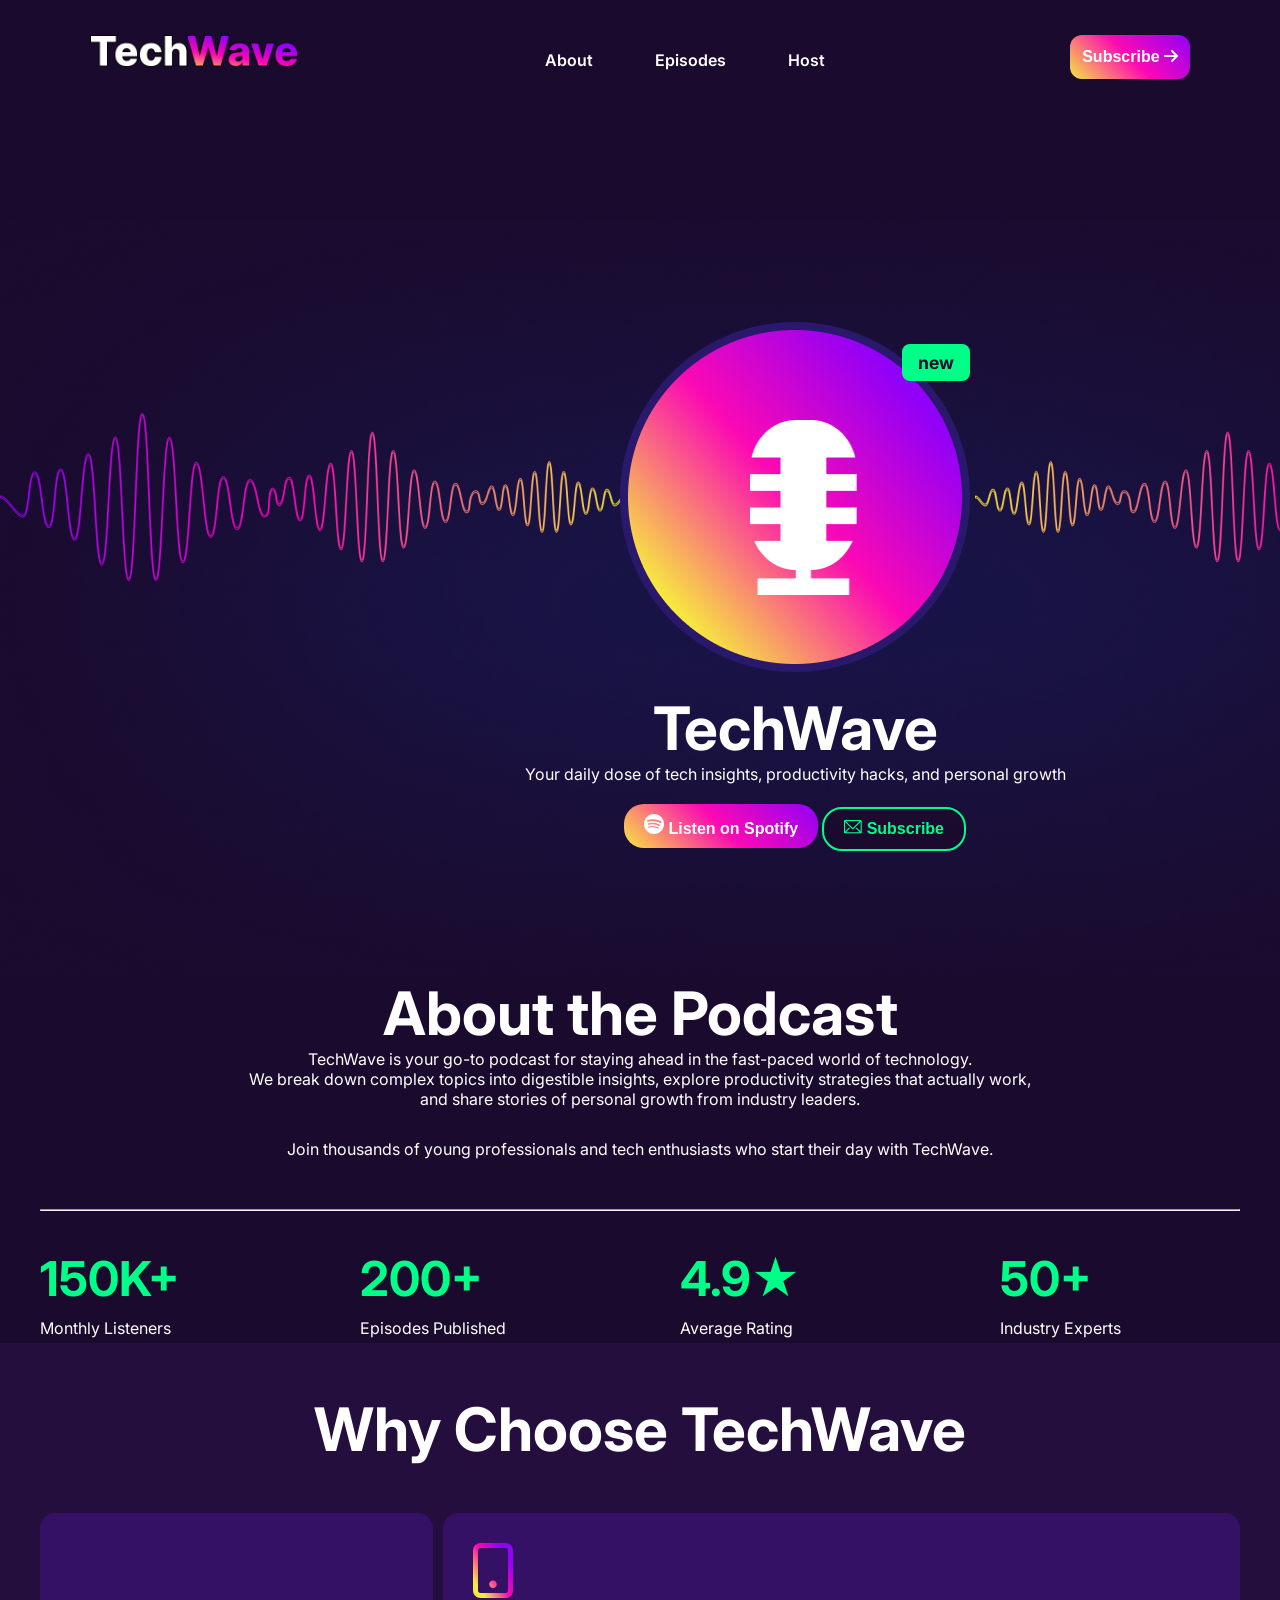
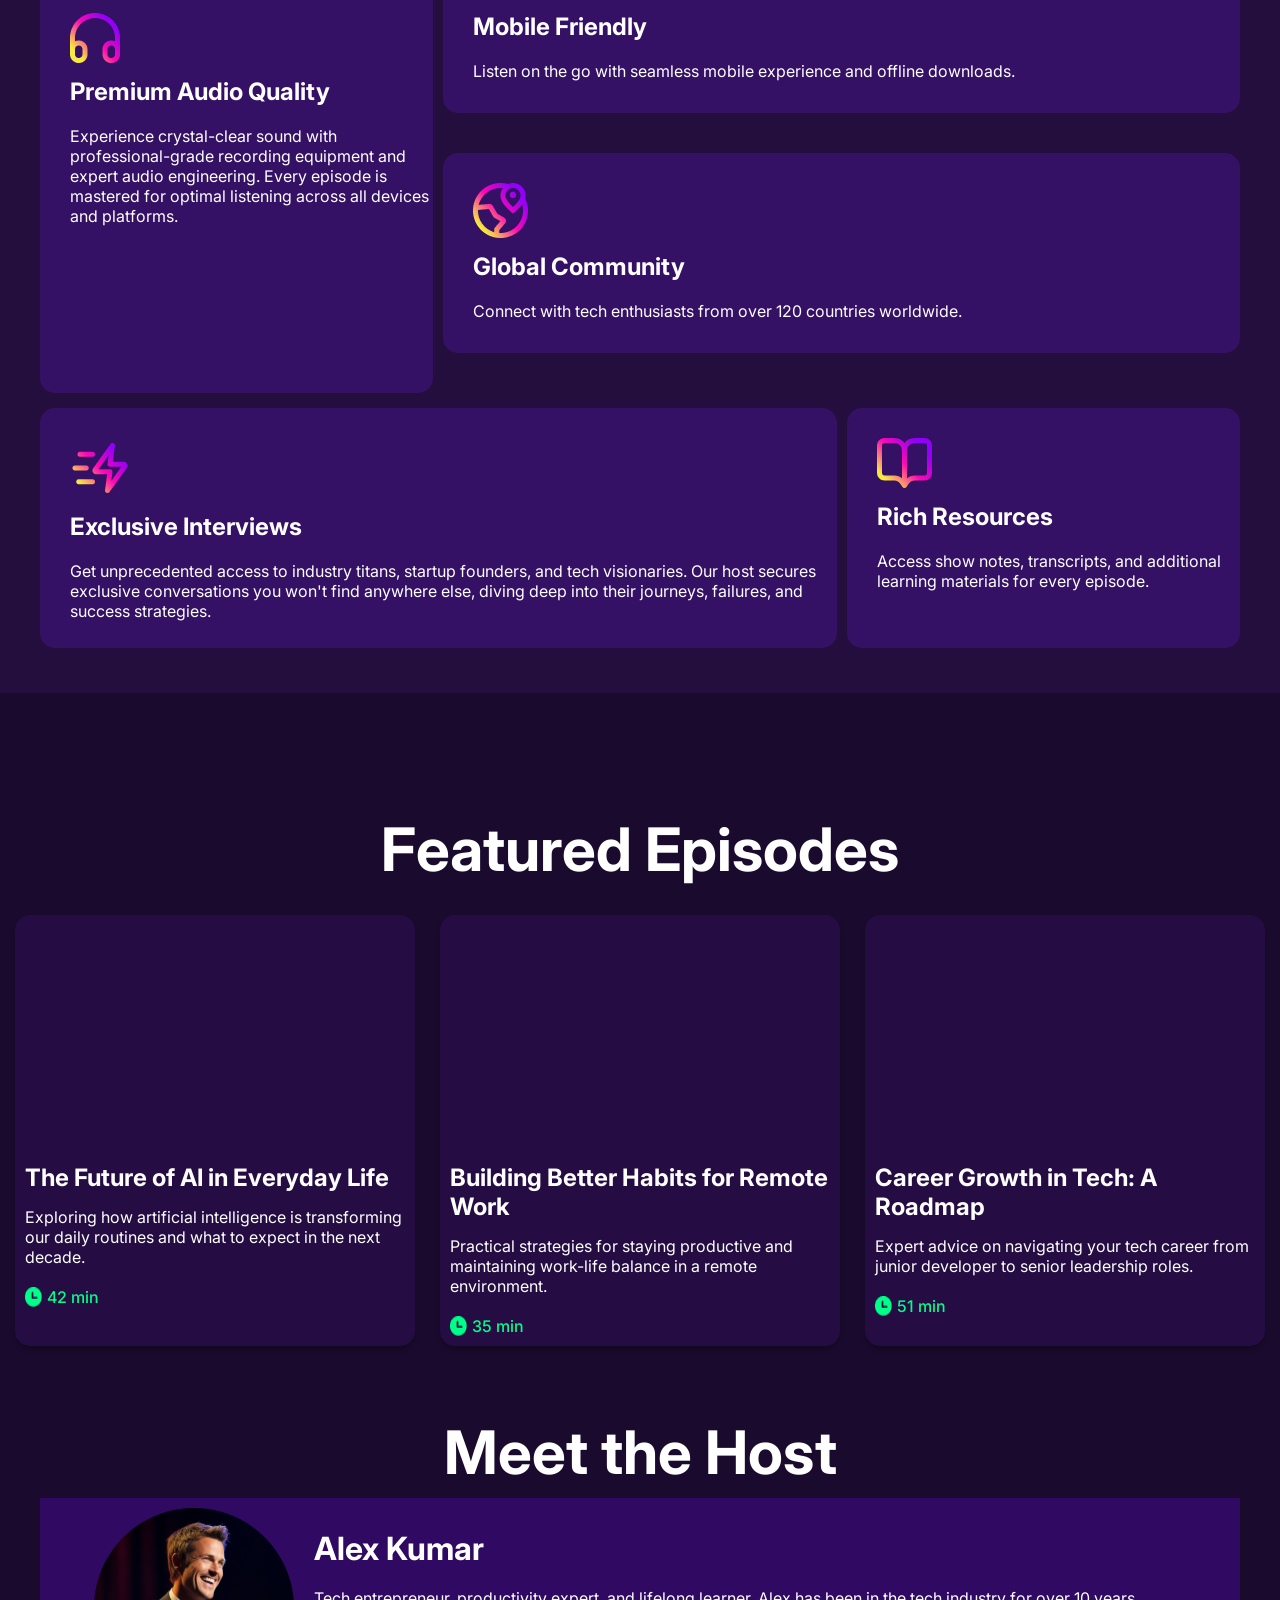
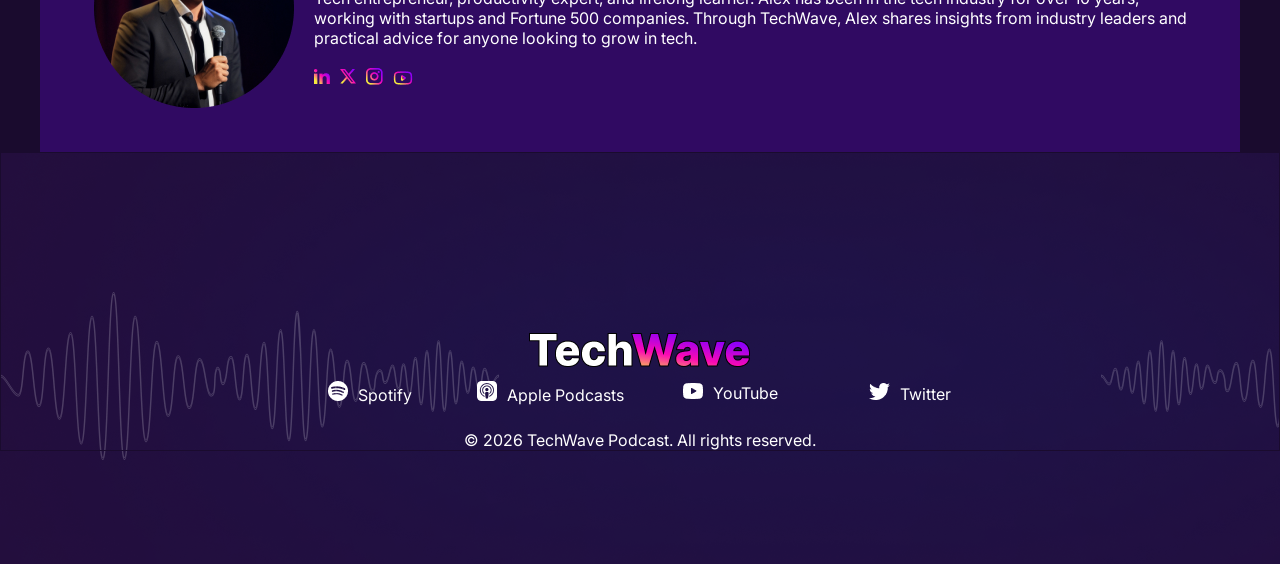
<file: index.html>
<!DOCTYPE html>
<html lang="en">

<head>
    <meta charset="UTF-8">
    <meta name="viewport" content="width=device-width, initial-scale=1.0">
    <title>TechWave Assignment 2</title>
    <link rel="stylesheet" href="./styles/mainstyle.css">
    <link rel="stylesheet" href="https://cdnjs.cloudflare.com/ajax/libs/font-awesome/6.0.0/css/all.min.css">
    <link rel="preconnect" href="https://fonts.googleapis.com">
    <link rel="preconnect" href="https://fonts.gstatic.com" crossorigin>
    <link
        href="https://fonts.googleapis.com/css2?family=Inter:ital,opsz,wght@0,14..32,100..900;1,14..32,100..900&family=Montserrat:ital,wght@0,100..900;1,100..900&family=Open+Sans:ital,wght@0,300..800;1,300..800&family=Playwrite+NO:wght@100..400&display=swap"
        rel="stylesheet">
</head>

<body class="inter-font">
    <!-- Header section start -->
    <header class="header-section">
        <nav class="navbar display-flex">
            <a href=""><img class="logo" src="./assets/TechWave.png" alt="TechWave logo"></a>
            <ul class="navbar-links display-flex">
                <li class="navbar-item"><a href="" class="navbar-link">About</a></li>
                <li class="navbar-item"><a href="" class="navbar-link">Episodes</a></li>
                <li class="navbar-item"><a href="" class="navbar-link">Host</a></li>

            </ul>

            <button class="btn-primary-nav">Subscribe <i class="fas fa-arrow-right"></i></button>



            <img class="van-mobile-menu" src="./assets/hamburger-menu.png" alt="">




        </nav>

        <!-- Hero section start  -->
        <section class="hero-container display-flex">
            <div class="hero-content">
                <div class="hero-image-section-min display-flex">

                    <div class="heo-image display-flex">

                        <img src="./assets/microphone.png" alt="">
                    </div>

                    <div class="hero-img-new">
                        <p> new </p>
                    </div>

                </div>
                <div class="techwave-section">
                    <h3 class="section-title">TechWave</h3>
                    <p class="section-description">Your daily dose of tech insights, productivity hacks, and personal
                        growth</p>
                    <div class="hero-buttn-group">
                        <button class="btn-hero-spotify"> <img src="./assets/spotify.png" alt=""> Listen on Spotify
                        </button>
                        <button class="btn-hero-sub"> <img src="./assets/message.png" alt=""> Subscribe</button>
                    </div>

                </div>
            </div>


        </section>
        <!-- Hero section End  -->

    </header>

    <!-- Header section End -->

    <!-- main start -->

    <main>
        <!-- About Podcast section start -->
        <section>
            <div class="podcast-container">
                <div class="about-podcast">
                    <h3 class="section-title">About the Podcast</h3>
                    <p class="section-description">TechWave is your go-to podcast for staying ahead in the fast-paced
                        world
                        of technology. <br>
                        We break down complex topics into digestible insights, explore productivity strategies that
                        actually
                        work, <br>
                        and share stories of personal growth from industry leaders.
                    </p>
                    <p class="section-description section-description2">Join thousands of young professionals and tech
                        enthusiasts who start
                        their day with TechWave.</p>
                    <hr>
                </div>


                <div class="records-average-monthly">
                    <div class="record">
                        <h2 class="record-title">150K+</h2>
                        <p class="record-description section-description">Monthly Listeners</p>
                    </div>
                    <div class="record">
                        <h2 class="record-title">200+</h2>
                        <p class="record-description section-description">Episodes Published</p>
                    </div>
                    <div class="record">
                        <h2 class="record-title">4.9★</h2>
                        <p class="record-description section-description">Average Rating</p>
                    </div>
                    <div class="record">
                        <h2 class="record-title">50+</h2>
                        <p class="record-description section-description">Industry Experts</p>
                    </div>

                </div>
            </div>
        </section>
        <!-- About Podcast section end -->

        <!-- Feature section (Community, mobile friendly etc.) start -->
        <section class="feature-container">
            <div class="feature-title">
                <h3 class="section-title">Why Choose TechWave</h3>
            </div>
            <div class="feature-elements">
                <div class="feature-element1">
                    <img class="feature-image feature-element-img" src="./assets/headphone.png" alt="">
                    <h4 class="feature-titles">Premium Audio Quality</h4>
                    <p class="feature-description section-description">Experience crystal-clear sound with
                        professional-grade recording
                        equipment and expert audio
                        engineering. Every episode is mastered for optimal listening across all devices and platforms.
                    </p>
                </div>
                <div class="feature-element2">
                    <img class="feature-image feature-element-img2" src="./assets/device.png" alt="">
                    <h4 class="feature-titles"> Mobile Friendly</h4>
                    <p class="feature-description section-description">Listen on the go with seamless mobile experience
                        and offline downloads.
                    </p>
                </div>
                <div class="feature-element3">
                    <img class="feature-image feature-element-img2" src="./assets/location.png" alt="">
                    <h4 class="feature-titles"> Global Community</h4>
                    <p class="feature-description section-description">Connect with tech enthusiasts from over 120
                        countries worldwide.
                    </p>
                </div>

                <div class="feature-element4">
                    <img class="feature-image feature-element-img2" src="./assets/zap-fast.png" alt="">
                    <h4 class="feature-titles"> Exclusive Interviews</h4>
                    <p class="feature-description section-description">Get unprecedented access to industry titans,
                        startup founders, and tech visionaries. Our host secures exclusive conversations you won't find
                        anywhere else, diving deep into their journeys, failures, and success strategies.
                    </p>
                </div>
                <div class="feature-element5">
                    <img class="feature-image feature-element-img2" src="./assets/resource.png" alt="">
                    <h4 class="feature-titles">Rich Resources</h4>
                    <p class="feature-description section-description">Access show notes, transcripts, and additional
                        learning materials for every episode.
                    </p>
                </div>
            </div>


        </section>
        <!-- Feature section (Community, mobile friendly etc.) End -->

        <!-- featured Episodes and meet the host start -->
        <section class="feature-meet-host">
            <div class="feature-episodes">
                <div>
                    <h2 class="section-title feature-episod-meet-title">Featured Episodes</h2>
                </div>
                <div class="feature-episodes-cards display-flex">
                    <div class="feature-episodes-card">
                        <iframe class="ireame" width="380" height="224" src="https://www.youtube.com/embed/tgbNymZ7vqY">
                        </iframe>
                        <h4 class="feature-episode-title">The Future of AI in Everyday Life</h4>
                        <p class="section-description">Exploring how artificial intelligence is transforming our daily
                            routines and what to
                            expect
                            in the next decade.</p>
                        <div class="display-flex watch-time-container">
                            <img src="./assets/clock.png" alt="">
                            <p><span class="watch-time">42 min</span></p>
                        </div>
                    </div>
                    <div class="feature-episodes-card">
                        <iframe class="ireame" width="380" height="224" src="https://www.youtube.com/embed/tgbNymZ7vqY">
                        </iframe>
                        <h4 class="feature-episode-title">Building Better Habits for Remote Work</h4>
                        <p class="section-description">Practical strategies for staying productive and maintaining
                            work-life balance in a remote environment.</p>
                        <div class="display-flex watch-time-container">
                            <img src="./assets/clock.png" alt="">
                            <p><span class="watch-time">35 min</span></p>
                        </div>
                    </div>
                    <div class="feature-episodes-card">
                        <iframe class="ireame" width="380" height="224" src="https://www.youtube.com/embed/tgbNymZ7vqY">
                        </iframe>
                        <h4 class="feature-episode-title">Career Growth in Tech: A Roadmap</h4>
                        <p class="section-description">Expert advice on navigating your tech career from junior
                            developer to senior leadership roles.</p>
                        <div class="display-flex watch-time-container">
                            <img src="./assets/clock.png" alt="">
                            <p><span class="watch-time">51 min</span></p>
                        </div>
                    </div>
                </div>
            </div>
            <!-- meet the host start -->
            <div class="meet-thehost-container ">
                <div class="meet-the-host-title">
                    <h1 class="section-title">Meet the Host</h1>
                </div>
                <div class="host-container display-flex ">
                    <div class="host-img">
                        <img src="./assets/host.png" alt="">
                    </div>
                    <div class="host-content">
                        <h3 class="host-name">Alex Kumar</h3>
                        <p class="section-description">Tech entrepreneur, productivity expert, and lifelong learner.
                            Alex has been in the tech
                            industry for over 10 years, <br>working with startups and Fortune 500 companies. Through
                            TechWave, Alex shares insights from industry leaders and <br>practical advice for anyone
                            looking
                            to grow in tech.</p>

                        <div class="host-social-container display-flex ">
                            <a href=""> <img src="./assets/linkedin.png" alt=""></a>
                            <a href=""><img src="./assets/x.png" alt=""></a>
                            <a href=""><img src="./assets/instagram.png" alt=""></a>
                            <a href=""><img src="./assets/youtube.png" alt=""></a>

                        </div>

                    </div>
                </div>
            </div>
            <!-- meet the host End -->

        </section>
        <!-- featured Episodes and meet the host End -->
    </main>

    <!-- Main End -->

    <!-- Footer start -->

    <footer class="footer-section">
        <div class="footer-centernt">
            <div class="footer-image">
                <img src="./assets/TechWave.png" alt="">
            </div>
            <div class="footer-socials ">
                <div><img src="./assets/spotify.png" alt="">Spotify</div>
                <div><img src="./assets/apple-podcast.png" alt="">Apple Podcasts</div>
                <div><img src="./assets/youtube-podcast.png" alt="">YouTube</div>
                <div><img src="./assets/twitter.png" alt="">Twitter</div>
            </div>
            <p class="section-description">© 2026 TechWave Podcast. All rights reserved.</p>
        </div>

    </footer>
    <!-- Footer End -->

</body>

</html>
</file>
<file: styles/mainstyle.css>
* {
    margin: 0;
    padding: 0;

}



.inter-font {
    font-family: "Inter", sans-serif;
    font-optical-sizing: auto;

}

/* Share styles start */
.display-flex {
    display: flex;
}

.section-title {
    font-size: 3.75rem;
    font-weight: bolder;
    color: #ffffff;
}

.section-description {
    font-size: 1rem;
    font-weight: 400;
    color: #ffffff;
}

.feature-titles {
    font-size: 1.5rem;
    font-weight: bold;
    color: #ffffff;
}

/* Share styles End */

/* Navbar style start  */

.header-section {
    background-color: rgba(26, 11, 46, 1);
}

.navbar {
    max-width: 1100px;
    justify-content: space-between;
    margin: 0px auto;
    padding: 35px;
    /* align-items: center; */

}

.logo {
    max-width: 219px;
    height: 32px;
}

.navbar-links {

    gap: 32px;

    align-items: center;
}

.navbar-item {

    list-style: none;
    padding: 15px;
    border-radius: 8px;
    transition: width 5s linear 1s, background-color linear 1s;


}

.navbar-item:hover {
    background-color: sandybrown;
    width: 60px;
    transform: scale(2);
    transform: rotate(20deg);
}

.navbar-link {
    text-decoration: none;
    color: #ffffff;
    font-size: 1rem;
    font-weight: 600;
}

.btn-primary-nav {
    max-width: 135px;
    height: 44px;
    cursor: pointer;
    padding: 12px 12px;
    font-size: 1rem;
    font-weight: 600;
    color: #ffffff;
    border: none;

    border-radius: 12px;

    background: linear-gradient(45deg, #F7E93F, #FB09B4, #9100F8);
}


.van-mobile-menu {
    width: 24px;
    height: 24px;
}


/* Navbar style End  */

/* Hero section styles start */
.hero-container {
    max-width: 1600px;
    height: 760px;
    background-image: url(../assets/hero-bg.png);
    margin: 101px auto;

    align-items: center;
    justify-content: center;

}

.hero-content {
    width: 550px;
    height: 558px;
    margin: 0 auto;
    margin-left: 520px;



}

.hero-image-section-min {
    justify-content: center;
    align-items: center;
    background-image: url(../assets/hero-circle.png);
    background-repeat: no-repeat;

    width: 350px;
    height: 350px;
    margin-left: 100px;

}

.heo-image {

    justify-content: center;
    width: 116px;
    height: 175px;

    /* padding: 15px; */
    margin: 0px 0px 50px 130px;

}

.heo-image:hover {
    transform: rotate(90deg);
}

.hero-image-section-min .hero-img-new {

    margin: 0px 0px 270px 45px;
    background-color: #00FF88;
    color: #1A0B2E;
    padding: 8px 16px;
    border-radius: 8px;
    font-size: 1.1rem;
    font-weight: 700;

}

.heo-image {
    margin-top: 70px;
    width: 100%;

}

.heo-image img {
    width: 100%;
}

.techwave-section {

    text-align: center;
    margin-top: 20px;

}

.hero-buttn-group {
    margin-top: 20px;
}

.btn-hero-spotify {
    max-width: 250px;
    height: 44px;
    cursor: pointer;
    padding: 8px 20px;
    font-size: 1rem;
    font-weight: 600;
    color: #ffffff;
    border: none;

    border-radius: 20px;

    background: linear-gradient(45deg, #F7E93F, #FB09B4, #9100F8);
}

.btn-hero-sub {
    color: #00FF88;
    max-width: 250px;
    height: 44px;
    cursor: pointer;
    padding: 8px 20px;
    font-size: 1rem;
    font-weight: 600;
    border: 2px solid #00FF88;
    border-radius: 20px;
    background-color: #1a0b2ee2;
}

/* Hero section styles End */

/* About podcast section styles  start */
.podcast-container {
    background-color: #1A0B2E;
    margin-top: -105px;
}

.about-podcast {
    text-align: center;
    max-width: 1200px;
    height: 222px;
    margin: 0 auto;
}

.section-description2 {
    margin-top: 30px;
    margin-bottom: 50px;
}

.records-average-monthly {
    display: grid;
    grid-template-columns: repeat(4, 1fr);
    max-width: 1200px;
    height: 94px;
    margin: 0 auto;
    margin-top: 50px;
    gap: 80px;


}

.record-title {
    font-size: 3rem;
    font-weight: bolder;
    color: #00FF88;
    margin-bottom: 10px;
}

/* About podcast section styles   end*/


/* Feature section style (Community, mobile) start */

.feature-container {
    background-color: #230E3D;
}

.feature-title {
    max-width: 1200px;
    height: 80px;
    margin: 0 auto;
    text-align: center;
    padding-top: 50px;
    margin-bottom: 40px;
}

.feature-elements {
    max-width: 1200px;
    margin: 0 auto;
    display: grid;
    grid-template-columns: repeat(3, 1fr);
    grid-template-rows: repeat(3, 400px);
    gap: 10px;
    height: 780px;




}

.feature-element1 {
    grid-row: span 2;
    grid-column: span 1;
    height: 480px;
    /* padding: 130px 20px 5px 10px; */
    padding-left: 30px;
    background-color: #351165;
    border-radius: 15px;
}

.feature-element-img {
    margin-top: 100px;
    margin-bottom: 10px;
}

.feature-element-img2 {
    margin-top: 30px;
    margin-bottom: 10px;
}

.feature-element2 {
    grid-row: span 1;
    grid-column: span 2;

    height: 50%;
    padding-left: 30px;
    background-color: #351165;
    border-radius: 15px;
}

.feature-element3 {
    grid-row: span 1;
    grid-column: span 2;

    height: 50%;
    margin-top: -170PX;
    padding-left: 30px;
    background-color: #351165;
    border-radius: 15px;

}

.feature-element4 {
    grid-row: span 1;
    grid-column: span 2;

    margin-top: -325px;
    height: 60%;
    padding-left: 30px;
    background-color: #351165;
    border-radius: 15px;
}

.feature-element5 {


    margin-top: -325px;
    height: 60%;
    padding-left: 30px;
    background-color: #351165;
    border-radius: 15px;
}

.feature-titles {
    margin-bottom: 20px;
}


/* Feature section style (Community, mobile) End */

/* feature episode and meet host start */

.feature-meet-host {
    background-color: #1A0B2E;
}

.feature-episodes {
    max-width: 1250px;
    /* border: 1px solid red; */
    margin: 0 auto;
}

.feature-episod-meet-title {
    text-align: center;
    padding-top: 120px;
    margin-bottom: 30px;
}

.feature-episodes-cards {
    gap: 25px;
}

.feature-episodes-card {
    background-color: #250D44;
    border-radius: 15px;
    padding: 10px;
    box-shadow: 0 4px 4px rgba(0, 0, 0, 0.25);


}

.feature-episode-title {
    font-size: 1.5rem;
    font-weight: bold;
    color: #ffffff;
    margin-bottom: 15px;
    margin-top: 10px;

}

.watch-time-container {
    margin-top: 20px;
}

.watch-time {
    font-size: 1rem;
    font-weight: 500;
    color: #00FF88;
    margin-left: 5px;

}

.ireame {
    border: none;
    border-radius: 15px;
}

/* feature episode and meet host end */

/* meet the host start */
.host-name {
    font-size: 2rem;
    font-weight: bold;
    color: #ffffff;
    margin-bottom: 20px;
}

.meet-thehost-container {
    max-width: 1200px;
    /* border: 1px solid red; */
    margin: 0 auto;
}

.meet-the-host-title {
    text-align: center;
    margin-top: 70px;
    margin-bottom: 10px;
}

.host-container {
    background-color: #3c0a7da8;
    padding: 10px;
    justify-content: center;
    align-items: center;
    padding-bottom: 40px;



}

.host-content {
    margin-left: 20px;
}

.host-social-container {
    margin-top: 20px;
    gap: 10px;
}



/* meet the host End */

/* footer section start */

.footer-section {
    background: url(../assets/footer-bg.png);
    max-width: 1600px;
    height: 412px;
}

.footer-centernt {
    max-width: 1360px;
    border: 1px solid #1A0B2E;
    margin: 0 auto;
    text-align: center;
}

.footer-image {
    margin-top: 180px;
    margin-bottom: 10px;
}

.footer-socials {
    display: grid;
    grid-template-columns: repeat(4, 1fr);
    max-width: 700px;

    color: #ffffff;
    justify-content: center;
    align-items: center;
    margin-bottom: 30px;
    gap: 20px;
    /* border: 1px solid red; */
    margin: 0 auto;
    margin-bottom: 25px;
}

.footer-socials img {
    margin-right: 10px;
}

/* footer section end */

@media screen and (min-width: 576px) {
    .van-mobile-menu {
        display: none;
    }
}

/* Mobile, responsive start */
@media screen and (max-width: 576px) {


    .navbar-links,
    .btn-primary-nav {
        display: none;
    }

    .logo {
        max-width: 100px;

    }

    .hero-content {
        margin-left: -60px;
    }

    .records-average-monthly {
        grid-template-columns: repeat(1, 1fr);
        height: 300px;
        margin-top: 160px;
    }

    .feature-elements {
        grid-template-columns: 1fr;
    }

    .feature-episodes-cards,
    .host-container {
        flex-direction: column;
    }

    .footer-socials {
        grid-template-columns: repeat(2, 1fr);
    }

}
</file>
